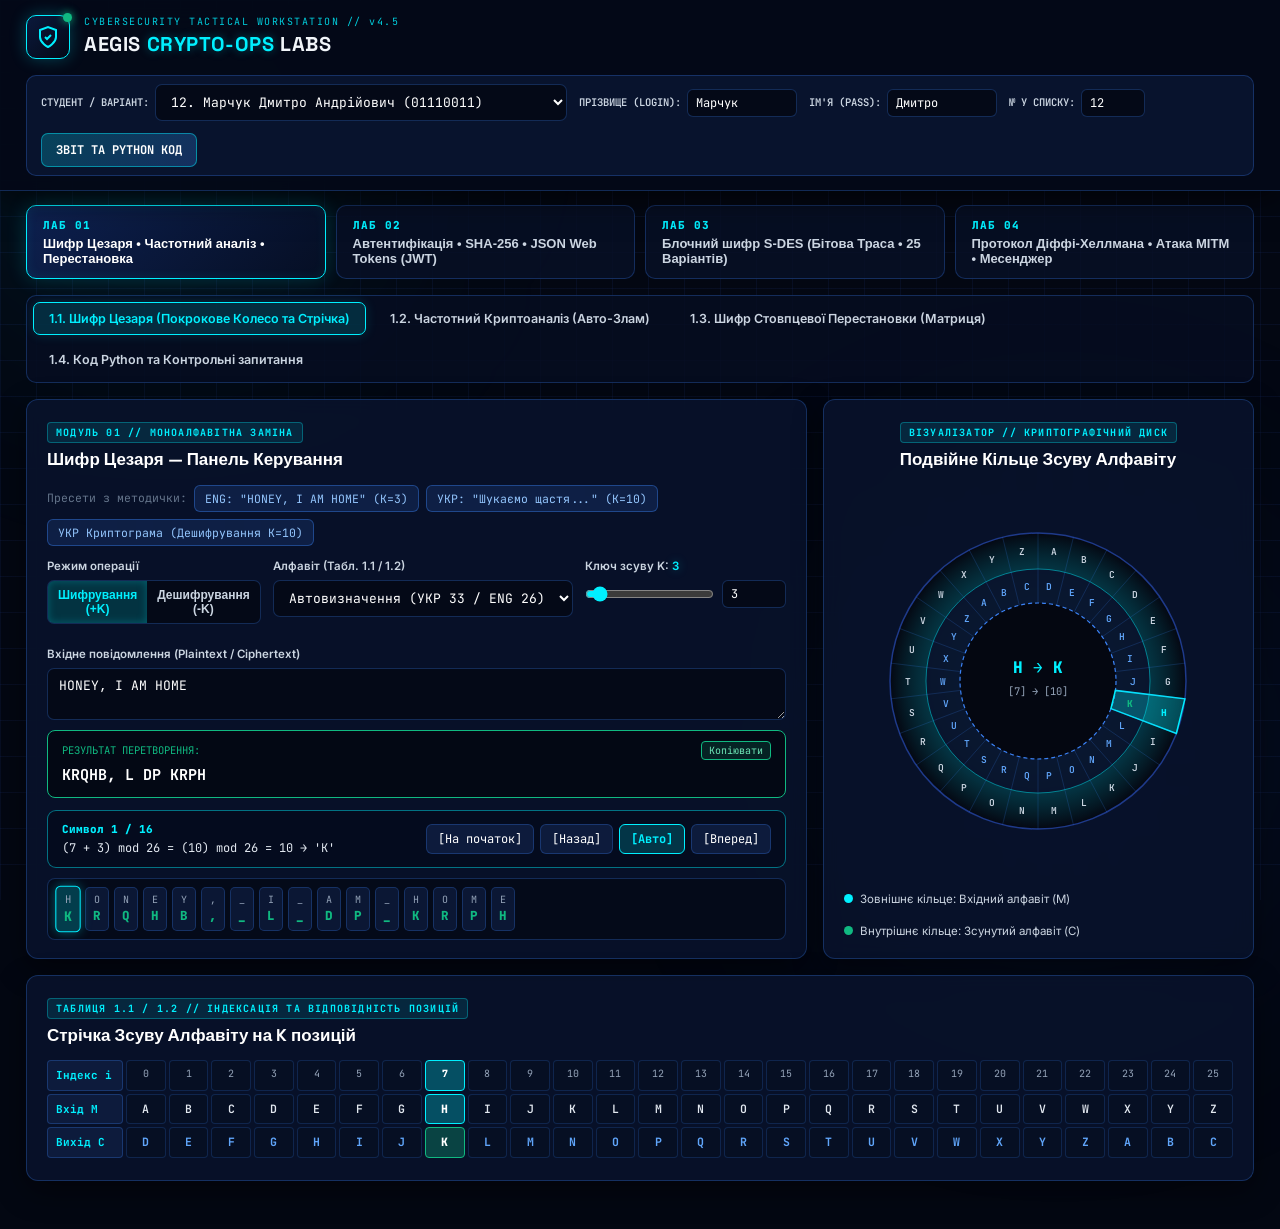
<file: index.html>
<!DOCTYPE html>
<html lang="uk">
<head>
  <meta charset="UTF-8" />
  <meta name="viewport" content="width=device-width, initial-scale=1.0" />
  <title>AEGIS // CRYPTO-OPS — Інтерактивний Кіберполігон Криптографічних Лабораторних</title>
  <link rel="preconnect" href="https://fonts.googleapis.com">
  <link rel="preconnect" href="https://fonts.gstatic.com" crossorigin>
  <link href="https://fonts.googleapis.com/css2?family=Inter:wght@400;500;600;700;800&family=JetBrains+Mono:wght@400;500;600;700;800&family=Space+Grotesk:wght@600;700&display=swap" rel="stylesheet">
  <link rel="stylesheet" href="css/styles.css" />
</head>
<body>
  <!-- Background Cyber Grid & Ambient Glows -->
  <div class="cyber-bg-grid"></div>
  <div class="ambient-glow glow-1"></div>
  <div class="ambient-glow glow-2"></div>

  <!-- TOP TACTICAL HUD HEADER -->
  <header class="tactical-header">
    <div class="brand-block">
      <div class="brand-emblem">
        <span class="emblem-pulse"></span>
        <svg viewBox="0 0 24 24" width="24" height="24" fill="none" stroke="currentColor" stroke-width="2">
          <path d="M12 22s8-4 8-10V5l-8-3-8 3v7c0 6 8 10 8 10z"/>
          <path d="M9 12l2 2 4-4"/>
        </svg>
      </div>
      <div>
        <div class="brand-tag">CYBERSECURITY TACTICAL WORKSTATION // v4.5</div>
        <h1 class="brand-title">AEGIS <span class="cyan-text">CRYPTO-OPS</span> LABS</h1>
      </div>
    </div>

    <!-- Global Student / Operative Profile Configurator -->
    <div class="operative-bar">
      <div class="op-field">
        <label for="globalVariantSelect">СТУДЕНТ / ВАРІАНТ:</label>
        <select id="globalVariantSelect" class="cyber-select"></select>
      </div>
      <div class="op-field">
        <label for="globalLastName">ПРІЗВИЩЕ (LOGIN):</label>
        <input type="text" id="globalLastName" class="cyber-input-sm" value="Марчук" />
      </div>
      <div class="op-field">
        <label for="globalFirstName">ІМ'Я (PASS):</label>
        <input type="text" id="globalFirstName" class="cyber-input-sm" value="Дмитро" />
      </div>
      <div class="op-field">
        <label for="globalGroupId">№ У СПИСКУ:</label>
        <input type="number" id="globalGroupId" class="cyber-input-sm num-sm" value="12" min="1" max="25" />
      </div>
      <button id="openReportModalBtn" class="cyber-btn btn-accent">
        <span>ЗВІТ ТА PYTHON КОД</span>
      </button>
    </div>
  </header>

  <!-- MAIN NAVIGATION TABS (LABS 1, 2, 3, 4) -->
  <nav class="lab-nav-bar">
    <button class="lab-tab active" data-lab="lab1">
      <span class="lab-num">ЛАБ 01</span>
      <span class="lab-name">Шифр Цезаря • Частотний аналіз • Перестановка</span>
    </button>
    <button class="lab-tab" data-lab="lab2">
      <span class="lab-num">ЛАБ 02</span>
      <span class="lab-name">Автентифікація • SHA-256 • JSON Web Tokens (JWT)</span>
    </button>
    <button class="lab-tab" data-lab="lab3">
      <span class="lab-num">ЛАБ 03</span>
      <span class="lab-name">Блочний шифр S-DES (Бітова Траса • 25 Варіантів)</span>
    </button>
    <button class="lab-tab" data-lab="lab4">
      <span class="lab-num">ЛАБ 04</span>
      <span class="lab-name">Протокол Діффі-Хеллмана • Атака MITM • Месенджер</span>
    </button>
  </nav>

  <!-- WORKSPACE CONTAINER -->
  <main class="workspace-container">

    <!-- =================================================================== -->
    <!-- LAB 1: CAESAR CIPHER, FREQUENCY ANALYSIS & TRANSPOSITION CIPHER     -->
    <!-- =================================================================== -->
    <section id="lab1" class="lab-section active">
      <div class="section-subnav">
        <button class="sub-pill active" data-subtab="lab1-caesar">1.1. Шифр Цезаря (Покрокове Колесо та Стрічка)</button>
        <button class="sub-pill" data-subtab="lab1-freq">1.2. Частотний Криптоаналіз (Авто-Злам)</button>
        <button class="sub-pill" data-subtab="lab1-trans">1.3. Шифр Стовпцевої Перестановки (Матриця)</button>
        <button class="sub-pill" data-subtab="lab1-qa">1.4. Код Python та Контрольні запитання</button>
      </div>

      <!-- SUBTAB 1.1: CAESAR CIPHER -->
      <div id="lab1-caesar" class="subtab-panel active">
        <div class="panel-grid-2">
          <div class="cyber-card">
            <div class="card-header">
              <span class="card-badge">МОДУЛЬ 01 // МОНОАЛФАВІТНА ЗАМІНА</span>
              <h2>Шифр Цезаря — Панель Керування</h2>
            </div>

            <div class="preset-bar">
              <span class="preset-label">Пресети з методички:</span>
              <button class="preset-chip" id="presetCaesarEn">ENG: "HONEY, I AM HOME" (K=3)</button>
              <button class="preset-chip" id="presetCaesarUaEnc">УКР: "Шукаємо щастя..." (K=10)</button>
              <button class="preset-chip" id="presetCaesarUaDec">УКР Криптограма (Дешифрування K=10)</button>
            </div>

            <div class="form-row-3">
              <div class="form-group">
                <label>Режим операції</label>
                <div class="toggle-group" id="caesarModeToggle">
                  <button class="toggle-btn active" data-mode="encrypt">Шифрування (+K)</button>
                  <button class="toggle-btn" data-mode="decrypt">Дешифрування (-K)</button>
                </div>
              </div>
              <div class="form-group">
                <label>Алфавіт (Табл. 1.1 / 1.2)</label>
                <select id="caesarLangSelect" class="cyber-select">
                  <option value="auto">Автовизначення (УКР 33 / ENG 26)</option>
                  <option value="ua">Український (33 літери, 0..32)</option>
                  <option value="en">Англійський (26 літер, 0..25)</option>
                </select>
              </div>
              <div class="form-group">
                <label>Ключ зсуву K: <span id="caesarKeyBadge" class="cyan-text">3</span></label>
                <div class="range-with-num">
                  <input type="range" id="caesarKeyRange" min="1" max="32" value="3" />
                  <input type="number" id="caesarKeyInput" class="cyber-input-sm num-sm" value="3" min="0" max="32" />
                </div>
              </div>
            </div>

            <div class="form-group">
              <label>Вхідне повідомлення (Plaintext / Ciphertext)</label>
              <textarea id="caesarInputText" class="cyber-textarea" rows="2">HONEY, I AM HOME</textarea>
            </div>

            <div class="result-box">
              <div class="result-header">
                <span>РЕЗУЛЬТАТ ПЕРЕТВОРЕННЯ:</span>
                <button class="copy-mini-btn" data-copy-target="caesarOutputText">Копіювати</button>
              </div>
              <div id="caesarOutputText" class="result-mono">KRQHB, L DP KRPH</div>
            </div>

            <!-- Step-by-Step Debugger Controls -->
            <div class="step-player-bar">
              <div class="player-info">
                <span class="step-counter" id="caesarStepCounter">Крок 1 / 16</span>
                <span class="step-formula" id="caesarStepFormula">Натисніть «Крок вперед» або «Авто» для трасування</span>
              </div>
              <div class="player-controls">
                <button class="player-btn" id="caesarFirstBtn" title="На початок">[На початок]</button>
                <button class="player-btn" id="caesarPrevBtn" title="Попередній символ">[Назад]</button>
                <button class="player-btn play-main" id="caesarPlayBtn" title="Авто-відтворення">[Авто]</button>
                <button class="player-btn" id="caesarNextBtn" title="Наступний символ">[Вперед]</button>
              </div>
            </div>

            <div class="char-stream-box" id="caesarCharStream"></div>
          </div>

          <!-- Caesar Wheel SVG Visualization -->
          <div class="cyber-card center-vis-card">
            <div class="card-header">
              <span class="card-badge">ВІЗУАЛІЗАТОР // КРИПТОГРАФІЧНИЙ ДИСК</span>
              <h2>Подвійне Кільце Зсуву Алфавіту</h2>
            </div>
            <div id="caesarWheelContainer" class="wheel-holder"></div>
            <div class="wheel-legend">
              <span><i class="dot-cyan"></i> Зовнішнє кільце: Вхідний алфавіт (M)</span>
              <span><i class="dot-green"></i> Внутрішнє кільце: Зсунутий алфавіт (C)</span>
            </div>
          </div>
        </div>

        <div class="cyber-card mt-16">
          <div class="card-header">
            <span class="card-badge">ТАБЛИЦЯ 1.1 / 1.2 // ІНДЕКСАЦІЯ ТА ВІДПОВІДНІСТЬ ПОЗИЦІЙ</span>
            <h2>Стрічка Зсуву Алфавіту на K позицій</h2>
          </div>
          <div id="caesarRibbonContainer" class="ribbon-scroll"></div>
        </div>
      </div>

      <!-- SUBTAB 1.2: FREQUENCY CRYPTANALYSIS -->
      <div id="lab1-freq" class="subtab-panel">
        <div class="cyber-card">
          <div class="card-header-flex">
            <div>
              <span class="card-badge">МОДУЛЬ 02 // СТАТИСТИЧНИЙ КРИПТОАНАЛІЗ (ТАБЛ. 1.3 ТА 1.4)</span>
              <h2>Спектрометр Частотного Аналізу та Автоматичний Злам Ключа</h2>
            </div>
            <div class="preset-bar">
              <button class="preset-chip" id="presetFreqManual">Завантажити шифротекст з методички («ДАФИНЦШЕИЮЯ...»)</button>
              <button class="preset-chip" id="presetFreqEnSample">Англійський шифротекст (K=7)</button>
            </div>
          </div>

          <div class="form-group mt-10">
            <label>Зашифрований текст для аналізу (Вставте будь-яку криптограму):</label>
            <textarea id="freqInputText" class="cyber-textarea" rows="3">ДАФИНЦШЕИЮЯЗЩШФЬИТЧИВЮЯШХСЯЯЗВИЇШЧШЮФЬСПЄСПИЇОЛРПЧИЦРЗФЬРІИЇЇШЛСЯИФСЦРЇЧЄШЦАСЇШЧШІСХЗЧИЮДАФИНЧИЮЮИЦРВЧМЦИУШЙШЧСЛМЇСЛЯШЙШЕШЇШЧШЮФЬСПЄ</textarea>
          </div>

          <div class="deduction-banner" id="freqDeductionBanner"></div>
          <div id="freqChartContainer" class="freq-chart-box"></div>

          <div class="mt-16">
            <h3 class="sub-heading">Таблиця 1.4 — Підрахунок кількості появи кожної літери у шифротексті:</h3>
            <div id="freqTable14Container" class="ribbon-scroll"></div>
          </div>

          <div class="panel-grid-2 mt-16">
            <div class="cyber-card inner-subcard">
              <h3 class="sub-heading">Рейтинг імовірних ключів K (Статистична кореляція):</h3>
              <div id="freqCandidatesList" class="candidates-list"></div>
            </div>
            <div class="cyber-card inner-subcard">
              <h3 class="sub-heading">Відновлений відкритий текст:</h3>
              <div id="freqDecryptedOutput" class="result-mono large-result"></div>
            </div>
          </div>
        </div>
      </div>

      <!-- SUBTAB 1.3: COLUMNAR TRANSPOSITION CIPHER -->
      <div id="lab1-trans" class="subtab-panel">
        <div class="panel-grid-2">
          <div class="cyber-card">
            <div class="card-header">
              <span class="card-badge">МОДУЛЬ 03 // МАТРИЧНА СТОВПЦЕВА ПЕРЕСТАНОВКА</span>
              <h2>Шифр Перестановки за Ключовим Словом</h2>
            </div>

            <div class="preset-bar">
              <button class="preset-chip" id="presetTransManual">Приклад з методички: «Прикладна математика» (Ключ: «Шифр»)</button>
              <button class="preset-chip" id="presetTransDecrypt">Дешифрувати «ра еикнаааидммкплатт» (Ключ: «Шифр»)</button>
            </div>

            <div class="form-row-2">
              <div class="form-group">
                <label>Режим</label>
                <div class="toggle-group" id="transModeToggle">
                  <button class="toggle-btn active" data-mode="encrypt">Шифрування (Рядки -> Стовпці)</button>
                  <button class="toggle-btn" data-mode="decrypt">Дешифрування (Стовпці -> Рядки)</button>
                </div>
              </div>
              <div class="form-group">
                <label>Ключове слово (визначає порядок стовпців):</label>
                <input type="text" id="transKeyInput" class="cyber-input" value="Шифр" />
              </div>
            </div>

            <div class="form-group">
              <label>Вхідний текст:</label>
              <input type="text" id="transInputText" class="cyber-input" value="Прикладна математика" />
            </div>

            <div class="result-box">
              <div class="result-header">
                <span>ВИХІДНА КРИПТОГРАМА / РОЗШИФРОВАНИЙ ТЕКСТ:</span>
                <span class="muted-hint">(символ _ позначає пробіл)</span>
              </div>
              <div id="transOutputText" class="result-mono"></div>
            </div>

            <div class="step-player-bar">
              <div class="player-info">
                <span class="step-counter" id="transStepCounter">Усі стовпці</span>
                <span class="step-formula" id="transStepDesc">Натискайте кроки для підсвічування стовпців у порядку номерів літер ключа</span>
              </div>
              <div class="player-controls">
                <button class="player-btn" id="transPrevBtn">[Назад]</button>
                <button class="player-btn play-main" id="transPlayBtn">[Покроково]</button>
                <button class="player-btn" id="transNextBtn">[Вперед]</button>
                <button class="player-btn" id="transAllBtn">[Усі]</button>
              </div>
            </div>

            <div id="transStepsList" class="trace-log-list"></div>
          </div>

          <div class="cyber-card">
            <div class="card-header">
              <span class="card-badge">ВІЗУАЛІЗАЦІЯ МАТРИЦІ // ПОРЯДОК СТОВПЦІВ ЗА АЛФАВІТОМ</span>
              <h2>Таблиця Перестановки</h2>
            </div>
            <div id="transMatrixContainer" class="matrix-holder"></div>
          </div>
        </div>
      </div>

      <!-- SUBTAB 1.4: PYTHON CODE & CONTROL QUESTIONS -->
      <div id="lab1-qa" class="subtab-panel">
        <div class="panel-grid-2">
          <div class="cyber-card">
            <div class="card-header-flex">
              <h2>Готовий Python-код (Лабораторна №1)</h2>
              <button class="cyber-btn btn-sm" data-copy-code="lab1">Копіювати код</button>
            </div>
            <pre class="code-block" id="codeBlockLab1"></pre>
          </div>
          <div class="cyber-card">
            <h2>Відповіді на контрольні запитання (Лабораторна №1)</h2>
            <div id="qaListLab1" class="qa-accordion"></div>
          </div>
        </div>
      </div>
    </section>

    <!-- =================================================================== -->
    <!-- LAB 2: AUTHENTICATION, SHA-256 & JSON WEB TOKENS (JWT)              -->
    <!-- =================================================================== -->
    <section id="lab2" class="lab-section">
      <div class="section-subnav">
        <button class="sub-pill active" data-subtab="lab2-sim">2.1. База Користувачів (SHA-256) та Симулятор /login + JWT</button>
        <button class="sub-pill" data-subtab="lab2-jwt-lab">2.2. Візуальний Деконструктор JWT (jwt.io) та Лабораторія Підробки</button>
        <button class="sub-pill" data-subtab="lab2-oauth">2.3. Схема OAuth 2.0 (Authorization Code Flow)</button>
        <button class="sub-pill" data-subtab="lab2-qa">2.4. Код Flask-Сервера (Python) та Контрольні запитання</button>
      </div>

      <!-- SUBTAB 2.1: DB + LOGIN + CYBER-POSTMAN -->
      <div id="lab2-sim" class="subtab-panel active">
        <div class="panel-grid-2">
          <div class="cyber-card">
            <div class="card-header-flex">
              <div>
                <span class="card-badge">ЗАВДАННЯ 3 (в, г, г', д) // БАЗА КОРИСТУВАЧІВ ГРУПИ</span>
                <h2>Таблиця користувачів групи (SHA-256 без солі)</h2>
              </div>
              <div class="toggle-group" id="lab2DbFilterToggle">
                <button class="toggle-btn active" data-filter="triad">Трійка за завданням (3 особи)</button>
                <button class="toggle-btn" data-filter="all">Увесь список групи (25 осіб)</button>
              </div>
            </div>
            <p class="card-desc">
              Згідно з методичкою: за замовчуванням обрано студента <b>№12 (Марчук Дмитро Андрійович)</b>, сусіда вище (№11 Максим Марія Романівна) та сусіда нижче (№13 Новак Давід).
              <b>Логін</b> — прізвище, <b>Пароль</b> — ім'я (у БД зберігається як <code>SHA-256</code> хеш), <b>ID</b> — номер у списку групи.
            </p>

            <div class="db-table-wrapper" style="max-height:340px;overflow-y:auto;">
              <table class="cyber-table" id="lab2UsersTable">
                <thead>
                  <tr>
                    <th>ID (№)</th>
                    <th>ПІБ студента</th>
                    <th>Логін (Прізвище)</th>
                    <th>Відкритий пароль (Ім'я)</th>
                    <th>SHA-256 Хеш у БД (64 hex символи)</th>
                    <th>Дія</th>
                  </tr>
                </thead>
                <tbody id="lab2UsersTbody"></tbody>
              </table>
            </div>

            <div class="secret-config-banner mt-16">
              <div>
                <span class="badge-amber">СЕКРЕТНИЙ КЛЮЧ JWT (Secret):</span>
                <code id="lab2SecretDisplay" class="secret-code">DmytroMarchuk</code>
                <span class="muted-hint">(Формат FirstnameLastname незалежно від того, хто входить)</span>
              </div>
              <div>
                <span class="badge-cyan">ЧАС ДІЇ ТОКЕНА (TTL):</span>
                <code id="lab2TtlDisplay" class="secret-code">12</code>
                <select id="lab2TtlUnit" class="cyber-select-inline">
                  <option value="min">хвилин (№ у списку × 60с)</option>
                  <option value="sec">секунд (рівно № у списку с)</option>
                </select>
              </div>
            </div>
          </div>

          <div class="cyber-card">
            <div class="card-header">
              <span class="card-badge">CYBER-POSTMAN // ТЕСТУВАННЯ МАРШРУТІВ СЕРВЕРА</span>
              <h2>Інтерактивний Клієнт Авторизації</h2>
            </div>

            <div class="postman-box">
              <div class="postman-url-bar">
                <span class="http-method post">POST</span>
                <span class="http-url">http://localhost:5000/login</span>
                <button class="cyber-btn btn-sm btn-accent" id="btnSendLogin">Send Request</button>
              </div>
              <div class="form-row-2 mt-10">
                <div class="form-group">
                  <label>Body JSON -> <code>"login"</code> (Прізвище):</label>
                  <input type="text" id="postmanLoginInput" class="cyber-input" value="Марчук" />
                </div>
                <div class="form-group">
                  <label>Body JSON -> <code>"password"</code> (Ім'я):</label>
                  <input type="text" id="postmanPassInput" class="cyber-input" value="Дмитро" />
                </div>
              </div>

              <div id="loginHashPipeline" class="hash-pipeline-box"></div>
            </div>

            <div class="postman-box mt-16">
              <div class="postman-url-bar">
                <span class="http-method get">GET</span>
                <span class="http-url">http://localhost:5000/protected</span>
                <button class="cyber-btn btn-sm btn-emerald" id="btnSendProtected">Запит із Bearer Token</button>
              </div>
              <div class="form-group mt-10">
                <label>Заголовок <code>Authorization: Bearer &lt;token&gt;</code> (можна змінити символ для перевірки захисту):</label>
                <textarea id="postmanBearerToken" class="cyber-textarea mono-sm" rows="2"></textarea>
              </div>
              <div id="protectedResponseBox" class="server-response-box"></div>
            </div>
          </div>
        </div>
      </div>

      <!-- SUBTAB 2.2: JWT VISUAL INSPECTOR -->
      <div id="lab2-jwt-lab" class="subtab-panel">
        <div class="cyber-card">
          <div class="card-header-flex">
            <div>
              <span class="card-badge">ДЕКОНСТРУКТОР ТОКЕНА // АНАЛОГ JWT.IO</span>
              <h2>Покрокове Формування та Перевірка Підпису JWT (HS256)</h2>
            </div>
            <div class="preset-bar">
              <button class="preset-chip" id="btnTamperJwt">[АТАКА] Симулювати підміну ID у Payload без знання Secret</button>
              <button class="preset-chip" id="btnRestoreJwt">[ВІДНОВИТИ] Повернути валідний підпис</button>
            </div>
          </div>

          <div class="jwt-encoded-showcase" id="jwtColoredString"></div>

          <div class="jwt-three-cols mt-16">
            <div class="jwt-part-card part-header">
              <div class="part-badge">1. ЗАГОЛОВОК (HEADER) — ЧЕРВОНА ЧАСТИНА</div>
              <p class="part-desc">Визначає тип токена та алгоритм хешування підпису:</p>
              <pre id="jwtHeaderJsonPre" class="part-json"></pre>
              <div class="b64-arrow">Base64Url Encode</div>
              <code id="jwtHeaderB64Code" class="part-b64"></code>
            </div>

            <div class="jwt-part-card part-payload">
              <div class="part-badge">2. КОРИСНЕ НАВАНТАЖЕННЯ (PAYLOAD) — ФІОЛЕТОВА ЧАСТИНА</div>
              <p class="part-desc">Містить <code>login</code>, <code>id</code> користувача та час дії <code>exp</code>:</p>
              <pre id="jwtPayloadJsonPre" class="part-json"></pre>
              <div class="b64-arrow">Base64Url Encode</div>
              <code id="jwtPayloadB64Code" class="part-b64"></code>
            </div>

            <div class="jwt-part-card part-signature">
              <div class="part-badge">3. ПІДПИС (SIGNATURE) — БЛАКИТНА ЧАСТИНА</div>
              <p class="part-desc">Обчислюється за допомогою секретного ключа сервера:</p>
              <pre id="jwtSigFormulaPre" class="part-json"></pre>
              <div class="b64-arrow">Base64Url Encode</div>
              <code id="jwtSigB64Code" class="part-b64"></code>
            </div>
          </div>

          <div id="jwtVerificationBanner" class="deduction-banner mt-16"></div>
        </div>
      </div>

      <!-- SUBTAB 2.3: OAUTH 2.0 AUTHORIZATION CODE FLOW -->
      <div id="lab2-oauth" class="subtab-panel">
        <div class="cyber-card">
          <div class="card-header-flex">
            <div>
              <span class="card-badge">ТЕОРЕТИЧНА МОДЕЛЬ // СТОРОННІ СЕРВІСИ (FACEBOOK / GOOGLE / OAUTH 2.0)</span>
              <h2>Інтерактивна діаграма Authorization Code Flow</h2>
            </div>
            <div class="player-controls">
              <button class="player-btn" id="oauthPrevBtn">[Крок назад]</button>
              <button class="player-btn play-main" id="oauthNextBtn">[Крок вперед]</button>
            </div>
          </div>
          <div id="oauthFlowContainer" class="oauth-flow-box mt-16"></div>
        </div>
      </div>

      <!-- SUBTAB 2.4: PYTHON CODE & CONTROL QUESTIONS -->
      <div id="lab2-qa" class="subtab-panel">
        <div class="panel-grid-2">
          <div class="cyber-card">
            <div class="card-header-flex">
              <h2>Готовий Flask + PyJWT Сервер (Лабораторна №2)</h2>
              <button class="cyber-btn btn-sm" data-copy-code="lab2">Копіювати код</button>
            </div>
            <pre class="code-block" id="codeBlockLab2"></pre>
          </div>
          <div class="cyber-card">
            <h2>Відповіді на контрольні запитання (Лабораторна №2)</h2>
            <div id="qaListLab2" class="qa-accordion"></div>
          </div>
        </div>
      </div>
    </section>

    <!-- =================================================================== -->
    <!-- LAB 3 (FORMER LAB 5): S-DES BLOCK CIPHER (BIT-LEVEL DEBUGGER)       -->
    <!-- =================================================================== -->
    <section id="lab3" class="lab-section">
      <div class="section-subnav">
        <button class="sub-pill active" data-subtab="lab3-debugger">3.1. Покроковий Бітовий Візуалізатор S-DES (Варіанти 1–25)</button>
        <button class="sub-pill" data-subtab="lab3-all-variants">3.2. Зведена Таблиця Розв'язків Усіх 25 Варіантів</button>
        <button class="sub-pill" data-subtab="lab3-qa">3.3. Код Python та Контрольні запитання</button>
      </div>

      <!-- SUBTAB 3.1: S-DES INTERACTIVE BIT DEBUGGER -->
      <div id="lab3-debugger" class="subtab-panel active">
        <div class="cyber-card">
          <div class="card-header-flex">
            <div>
              <span class="card-badge">ЛАБОРАТОРНА РОБОТА 03 // СИСТЕМА БЛОЧНОГО ШИФРУВАННЯ S-DES</span>
              <h2>Інтерактивний Трасувальник Алгоритму S-DES</h2>
            </div>
            <div class="preset-bar">
              <button class="preset-chip" id="presetSdesTaskKey">Ключ завдання: 0011011101 (Розшифрування варіанта)</button>
              <button class="preset-chip" id="presetSdesTheoryKey">Ключ прикладу з теорії: 1010000010 (K1=10100100, K2=01000011)</button>
            </div>
          </div>

          <div class="form-row-4 mt-10">
            <div class="form-group">
              <label>Вибір варіанта (Стор. 6 методички):</label>
              <select id="sdesVariantSelect" class="cyber-select"></select>
            </div>
            <div class="form-group">
              <label>Вхідний 8-бітний блок (Криптограма / Текст):</label>
              <input type="text" id="sdesBlockInput" class="cyber-input mono-input" value="01110011" maxlength="8" />
            </div>
            <div class="form-group">
              <label>10-бітний ключ (Key):</label>
              <input type="text" id="sdesKeyInput" class="cyber-input mono-input" value="0011011101" maxlength="10" />
            </div>
            <div class="form-group">
              <label>Режим та матриця S1:</label>
              <div class="sdes-mini-toggles">
                <select id="sdesModeSelect" class="cyber-select">
                  <option value="decrypt">Розшифрування (K2 -> K1)</option>
                  <option value="encrypt">Шифрування (K1 -> K2)</option>
                </select>
                <select id="sdesS1Select" class="cyber-select">
                  <option value="manual">S1 за методичкою [1,1,2,3]</option>
                  <option value="classic">S1 класична [0,1,2,3]</option>
                </select>
              </div>
            </div>
          </div>

          <div class="sdes-pipeline-ribbon" id="sdesPipelineRibbon"></div>

          <div class="step-player-bar mt-16">
            <div class="player-info">
              <span class="step-counter" id="sdesStepCounter">Етап 1 / 9</span>
              <span class="step-formula" id="sdesStepFormula"></span>
            </div>
            <div class="player-controls">
              <button class="player-btn" id="sdesFirstBtn">[На початок]</button>
              <button class="player-btn" id="sdesPrevBtn">[Назад]</button>
              <button class="player-btn play-main" id="sdesPlayBtn">[Авто-Трасування]</button>
              <button class="player-btn" id="sdesNextBtn">[Вперед]</button>
            </div>
          </div>

          <div class="panel-grid-2 mt-16">
            <div class="cyber-card inner-subcard">
              <h3 class="sub-heading" id="sdesWireTitle">Схема Комутації та Перестановки Бітів</h3>
              <div id="sdesWireContainer" class="wire-holder"></div>
              <div id="sdesKeyGenDetailBox" class="keygen-detail-box mt-10"></div>
            </div>

            <div class="cyber-card inner-subcard">
              <h3 class="sub-heading">Робота Модулів Заміни S0 та S1 (Активний Раунд)</h3>
              <div class="round-selector-pills">
                <button class="sub-pill active" id="btnShowRound1Sbox">Раунд 1 (f_K)</button>
                <button class="sub-pill" id="btnShowRound2Sbox">Раунд 2 (f_K)</button>
              </div>
              <div id="sdesSboxContainer" class="mt-10"></div>
            </div>
          </div>

          <div class="cyber-card inner-subcard mt-16">
            <h3 class="sub-heading">Повний покроковий протокол обчислень (для ручної перевірки та звіту):</h3>
            <div id="sdesFullProtocolContainer" class="protocol-grid"></div>
          </div>
        </div>
      </div>

      <!-- SUBTAB 3.2: ALL 25 VARIANTS TABLE -->
      <div id="lab3-all-variants" class="subtab-panel">
        <div class="cyber-card">
          <div class="card-header-flex">
            <div>
              <span class="card-badge">ДОВІДНИК УСІХ ВАРІАНТІВ // КЛЮЧ 0011011101</span>
              <h2>Таблиця проміжних та фінальних результатів для всіх 25 варіантів (Лабораторна №3)</h2>
            </div>
            <span class="muted-hint">Клікніть на будь-який рядок, щоб завантажити цей варіант у покроковий візуалізатор</span>
          </div>
          <div class="db-table-wrapper mt-10">
            <table class="cyber-table" id="sdesAllVariantsTable">
              <thead>
                <tr>
                  <th>Варіант</th>
                  <th>ПІБ студента</th>
                  <th>Вхідна криптограма</th>
                  <th>1. Вихід IP</th>
                  <th>2. Вихід f_K (K2)</th>
                  <th>3. Вихід SW</th>
                  <th>4. Вихід f_K (K1)</th>
                  <th>5. Вихід IP-1 (Біти)</th>
                  <th>Десяткове число</th>
                  <th>Дія</th>
                </tr>
              </thead>
              <tbody id="sdesAllVariantsTbody"></tbody>
            </table>
          </div>
        </div>
      </div>

      <!-- SUBTAB 3.3: PYTHON CODE & CONTROL QUESTIONS -->
      <div id="lab3-qa" class="subtab-panel">
        <div class="panel-grid-2">
          <div class="cyber-card">
            <div class="card-header-flex">
              <h2>Готовий Python-код (Лабораторна №3: S-DES)</h2>
              <button class="cyber-btn btn-sm" data-copy-code="lab3">Копіювати код</button>
            </div>
            <pre class="code-block" id="codeBlockLab3"></pre>
          </div>
          <div class="cyber-card">
            <h2>Відповіді на контрольні запитання (Лабораторна №3)</h2>
            <div id="qaListLab3" class="qa-accordion"></div>
          </div>
        </div>
      </div>
    </section>

    <!-- =================================================================== -->
    <!-- LAB 4: DIFFIE-HELLMAN PROTOCOL, MITM ATTACK & MULTI-TAB MESSENGER   -->
    <!-- =================================================================== -->
    <section id="lab4" class="lab-section">
      <div class="section-subnav">
        <button class="sub-pill active" data-subtab="lab4-sim">4.1. Симулятор Протоколу Діффі-Хеллмана та Атаки MITM</button>
        <button class="sub-pill" data-subtab="lab4-math">4.2. Покрокове Піднесення до Степеня за Модулем (g^a mod p)</button>
        <button class="sub-pill" data-subtab="lab4-qa">4.3. Код Python та Контрольні запитання</button>
      </div>

      <!-- MULTI-TAB MESSENGER LAUNCHER BANNER -->
      <div class="cyber-card mb-16" style="border-color:var(--cyan);">
        <div class="card-header-flex" style="margin-bottom:0;">
          <div>
            <span class="card-badge">БАГАТОВІКОННИЙ МЕРЕЖЕВИЙ СИМУЛЯТОР В РЕАЛЬНОМУ ЧАСІ</span>
            <h2>Месенджери Аліси, Боба та Консоль Перехоплювача (MITM) для різних вкладок браузера</h2>
            <p class="card-desc" style="margin-bottom:0;margin-top:4px;">
              Відкрийте термінали в окремих вкладках або вікнах браузера. Коли Аліса або Боб надсилають зашифроване повідомлення, воно перехоплюється у вкладці Перехоплювача, де ви можете прочитати його, змінити текст і переслати далі під виглядом оригіналу.
            </p>
          </div>
          <div class="player-controls">
            <a href="messenger.html?role=alice" target="_blank" class="cyber-btn btn-accent">[Відкрити Месенджер Аліси]</a>
            <a href="messenger.html?role=attacker" target="_blank" class="cyber-btn btn-danger">[Відкрити Консоль Перехоплювача MITM]</a>
            <a href="messenger.html?role=bob" target="_blank" class="cyber-btn btn-emerald">[Відкрити Месенджер Боба]</a>
            <button id="btnOpenAllThreeTabs" class="cyber-btn">[Відкрити всі 3 вкладки]</button>
          </div>
        </div>
      </div>

      <!-- SUBTAB 4.1: DH & MITM INTERACTIVE TOPOLOGY -->
      <div id="lab4-sim" class="subtab-panel active">
        <div class="cyber-card">
          <div class="card-header-flex">
            <div>
              <span class="card-badge">МЕРЕЖЕВИЙ КРИПТОПРОТОКОЛ // ОБМІН ВІДКРИТИМИ КЛЮЧАМИ</span>
              <h2>Візуалізація Протоколу Діффі-Хеллмана та Атаки «Людина посередині» (MITM)</h2>
            </div>
            <div class="toggle-group" id="dhModeToggle">
              <button class="toggle-btn active" data-mode="standard">Стандартний DH (2 учасники: Аліса <-> Боб)</button>
              <button class="toggle-btn btn-danger-mode" data-mode="mitm">Атака MITM (Перехоплення: Аліса <-> Зловмисник <-> Боб)</button>
            </div>
          </div>

          <div class="preset-bar mt-10">
            <span class="preset-label">Пресети параметрів:</span>
            <button class="preset-chip" id="presetDhManual">Приклад з методички (p=331, g=204, a=46, b=56 -> A=130, B=296, K=58)</button>
            <button class="preset-chip" id="presetDhClassic">Класичний приклад (p=23, g=5, a=6, b=15)</button>
            <button class="preset-chip" id="presetDhLarge">Велике просте (p=7919, g=7, a=123, b=456)</button>
          </div>

          <div class="form-row-6 mt-10">
            <div class="form-group">
              <label>Просте число <code>p</code>:</label>
              <input type="number" id="dhInputP" class="cyber-input" value="331" min="5" />
            </div>
            <div class="form-group">
              <label>Генератор <code>g</code>:</label>
              <input type="number" id="dhInputG" class="cyber-input" value="204" min="2" />
            </div>
            <div class="form-group">
              <label>Секрет Аліси <code>a</code>:</label>
              <input type="number" id="dhInputA" class="cyber-input" value="46" min="1" />
            </div>
            <div class="form-group">
              <label>Секрет Боба <code>b</code>:</label>
              <input type="number" id="dhInputB" class="cyber-input" value="56" min="1" />
            </div>
            <div class="form-group mitm-only-field" id="dhFieldC1">
              <label>Секрет Атакера <code>c1</code>:</label>
              <input type="number" id="dhInputC1" class="cyber-input" value="33" min="1" />
            </div>
            <div class="form-group mitm-only-field" id="dhFieldC2">
              <label>Секрет Атакера <code>c2</code>:</label>
              <input type="number" id="dhInputC2" class="cyber-input" value="71" min="1" />
            </div>
          </div>

          <div id="dhTopologyContainer" class="topology-canvas-box"></div>

          <div class="step-player-bar">
            <div class="player-info">
              <span class="step-counter" id="dhStepCounter">Крок 5 / 5</span>
              <span class="step-formula" id="dhStepFormula"></span>
            </div>
            <div class="player-controls">
              <button class="player-btn" id="dhFirstBtn">[На початок]</button>
              <button class="player-btn" id="dhPrevBtn">[Назад]</button>
              <button class="player-btn play-main" id="dhPlayBtn">[Покрокова Демонстрація]</button>
              <button class="player-btn" id="dhNextBtn">[Вперед]</button>
            </div>
          </div>

          <div id="dhStepsTimeline" class="dh-timeline-grid mt-16"></div>
        </div>
      </div>

      <!-- SUBTAB 4.2: MODULAR EXPONENTIATION TRACE -->
      <div id="lab4-math" class="subtab-panel">
        <div class="cyber-card">
          <div class="card-header">
            <span class="card-badge">МАТЕМАТИЧНЕ ЯДРО // ШВИДКЕ ПІДНЕСЕННЯ ДО СТЕПЕНЯ ЗА МОДУЛЕМ</span>
            <h2>Детальний розрахунок A = g^a mod p, B = g^b mod p та K = B^a mod p</h2>
          </div>
          <div id="dhMathTraceContainer" class="panel-grid-2 mt-10"></div>
        </div>
      </div>

      <!-- SUBTAB 4.3: PYTHON CODE & CONTROL QUESTIONS -->
      <div id="lab4-qa" class="subtab-panel">
        <div class="panel-grid-2">
          <div class="cyber-card">
            <div class="card-header-flex">
              <h2>Готовий Python-код (Лабораторна №4: DH + MITM)</h2>
              <button class="cyber-btn btn-sm" data-copy-code="lab4">Копіювати код</button>
            </div>
            <pre class="code-block" id="codeBlockLab4"></pre>
          </div>
          <div class="cyber-card">
            <h2>Відповіді на контрольні запитання (Лабораторна №4)</h2>
            <div id="qaListLab4" class="qa-accordion"></div>
          </div>
        </div>
      </div>
    </section>

  </main>

  <!-- MODAL: LAB REPORT & PYTHON CODE GENERATOR -->
  <div id="reportModal" class="cyber-modal-backdrop hidden">
    <div class="cyber-modal">
      <div class="modal-header">
        <div>
          <span class="card-badge">АВТОМАТИЧНИЙ ГЕНЕРАТОР ЗВІТІВ</span>
          <h2>Персоналізований Звіт з Усіх Лабораторних Робіт (Лаб 1, 2, 3, 4)</h2>
        </div>
        <div class="modal-actions">
          <button class="cyber-btn btn-sm btn-accent" id="copyFullReportBtn">Копіювати весь звіт</button>
          <button class="cyber-btn btn-sm" id="printReportBtn">Друкувати / PDF</button>
          <button class="cyber-btn btn-sm btn-danger" id="closeReportModalBtn">Закрити</button>
        </div>
      </div>
      <div id="reportModalBody" class="modal-body"></div>
    </div>
  </div>

  <!-- Scripts -->
  <script src="js/crypto-engines.js"></script>
  <script src="js/visualizers.js"></script>
  <script src="js/lab-content.js"></script>
  <script src="js/app.js"></script>
</body>
</html>
</file>
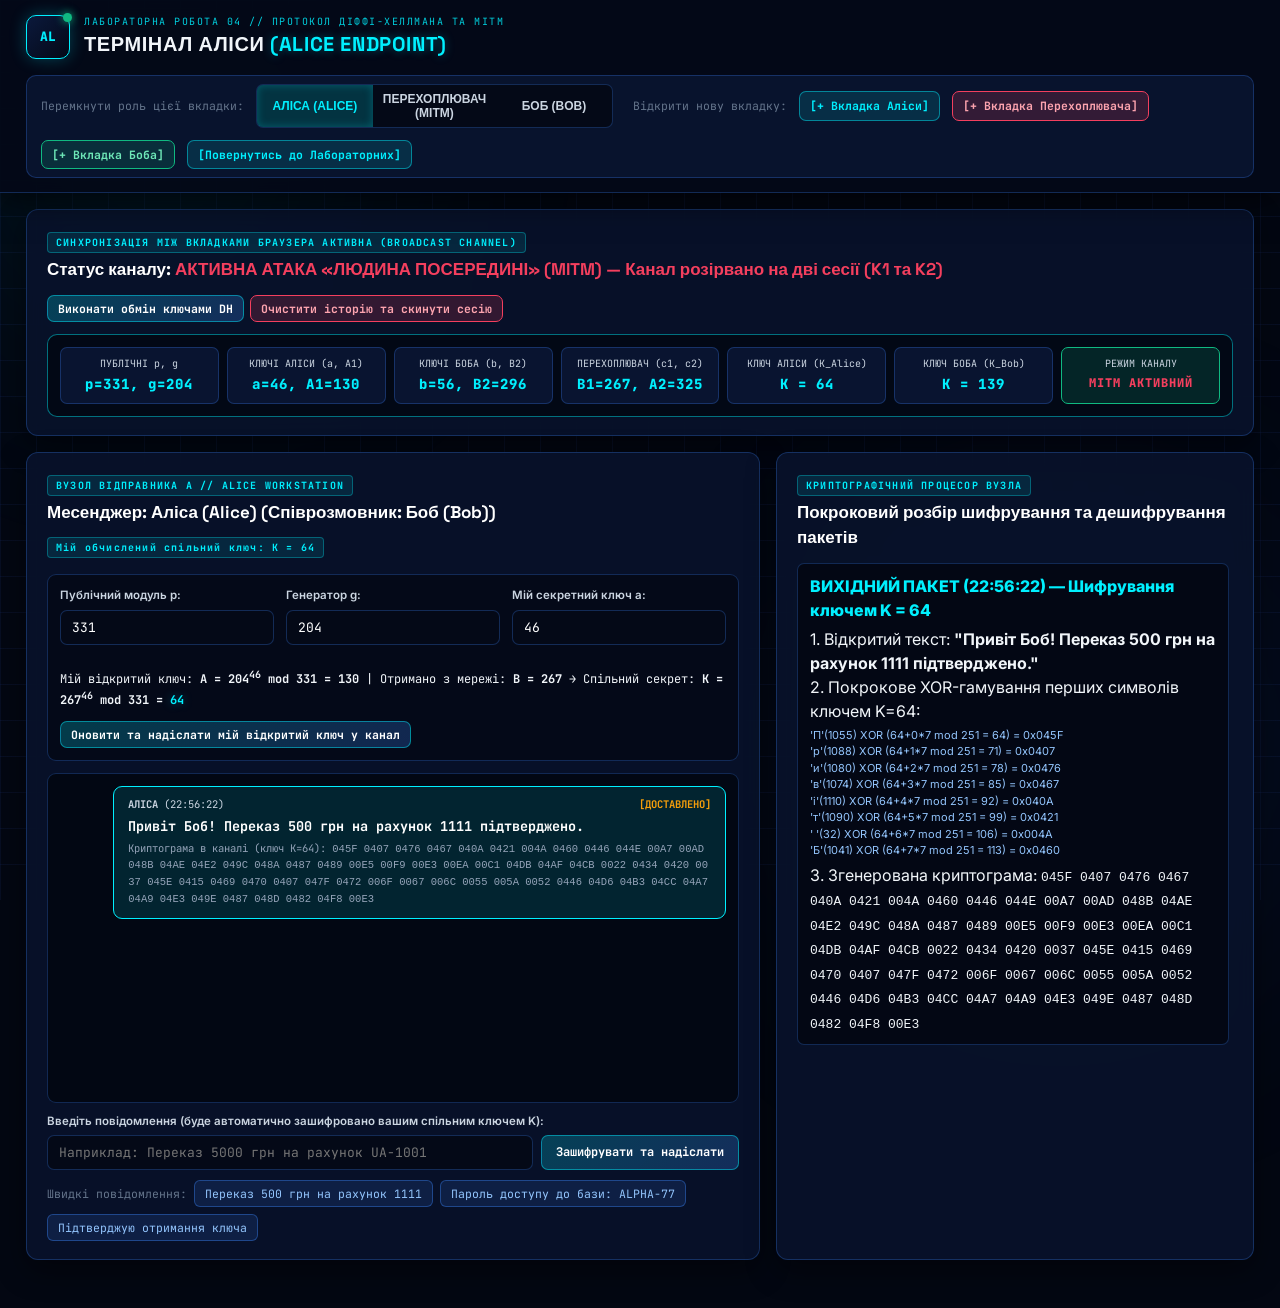
<file: messenger.html>
<!DOCTYPE html>
<html lang="uk">
<head>
  <meta charset="UTF-8" />
  <meta name="viewport" content="width=device-width, initial-scale=1.0" />
  <title>AEGIS // SECURE MESSENGER TERMINAL (DH + MITM)</title>
  <link rel="preconnect" href="https://fonts.googleapis.com">
  <link rel="preconnect" href="https://fonts.gstatic.com" crossorigin>
  <link href="https://fonts.googleapis.com/css2?family=Inter:wght@400;500;600;700;800&family=JetBrains+Mono:wght@400;500;600;700;800&family=Space+Grotesk:wght@600;700&display=swap" rel="stylesheet">
  <link rel="stylesheet" href="css/styles.css" />
</head>
<body class="messenger-body">
  <div class="cyber-bg-grid"></div>
  <div class="ambient-glow glow-1"></div>
  <div class="ambient-glow glow-2"></div>

  <!-- TOP HEADER FOR MESSENGER TERMINAL -->
  <header class="tactical-header">
    <div class="brand-block">
      <div class="brand-emblem" id="nodeHeaderEmblem">
        <span class="emblem-pulse"></span>
        <span style="font-family:var(--font-mono);font-weight:800;font-size:13px;" id="nodeShortCode">DH</span>
      </div>
      <div>
        <div class="brand-tag">ЛАБОРАТОРНА РОБОТА 04 // ПРОТОКОЛ ДІФФІ-ХЕЛЛМАНА ТА MITM</div>
        <h1 class="brand-title" id="nodeHeaderTitle">ТЕРМІНАЛ ЗВ'ЯЗКУ</h1>
      </div>
    </div>

    <div class="operative-bar">
      <span class="preset-label">Перемкнути роль цієї вкладки:</span>
      <div class="toggle-group" id="roleSwitchGroup">
        <button class="toggle-btn" data-role="alice">АЛІСА (ALICE)</button>
        <button class="toggle-btn btn-danger-mode" data-role="attacker">ПЕРЕХОПЛЮВАЧ (MITM)</button>
        <button class="toggle-btn" data-role="bob">БОБ (BOB)</button>
      </div>
      <span class="preset-label" style="margin-left:8px;">Відкрити нову вкладку:</span>
      <a href="messenger.html?role=alice" target="_blank" class="cyber-btn btn-sm">[+ Вкладка Аліси]</a>
      <a href="messenger.html?role=attacker" target="_blank" class="cyber-btn btn-sm btn-danger">[+ Вкладка Перехоплювача]</a>
      <a href="messenger.html?role=bob" target="_blank" class="cyber-btn btn-sm btn-emerald">[+ Вкладка Боба]</a>
      <a href="index.html" class="cyber-btn btn-sm">[Повернутись до Лабораторних]</a>
    </div>
  </header>

  <main class="workspace-container">
    <!-- CHANNEL STATUS & CRYPTO PARAMETERS BAR -->
    <div class="cyber-card mb-16">
      <div class="card-header-flex">
        <div>
          <span class="card-badge" id="channelStateBadge">СИНХРОНІЗАЦІЯ МІЖ ВКЛАДКАМИ БРАУЗЕРА АКТИВНА (BROADCAST CHANNEL)</span>
          <h2 id="channelModeHeading">Стан криптографічного каналу Діффі-Хеллмана</h2>
        </div>
        <div class="player-controls">
          <button class="cyber-btn btn-sm btn-accent" id="btnRunHandshake">Виконати обмін ключами DH</button>
          <button class="cyber-btn btn-sm btn-danger" id="btnResetChannel">Очистити історію та скинути сесію</button>
        </div>
      </div>

      <!-- Public & Node Parameters Strip -->
      <div class="sdes-pipeline-ribbon" id="msgCryptoParamsStrip"></div>
    </div>

    <!-- =================================================================== -->
    <!-- VIEW FOR ALICE OR BOB (ENDPOINT MESSENGER CLIENT)                   -->
    <!-- =================================================================== -->
    <div id="endpointClientView" class="panel-grid-2">
      <!-- Left: Chat Window & Message Composer -->
      <div class="cyber-card">
        <div class="card-header-flex">
          <div>
            <span class="card-badge" id="clientNodeBadge">КІНЦЕВИЙ ВУЗОЛ МЕРЕЖІ</span>
            <h2 id="clientWindowTitle">Захищений Месенджер</h2>
          </div>
          <div id="clientKeyStatusPill" class="card-badge"></div>
        </div>

        <!-- Handshake Control for Endpoint -->
        <div class="postman-box mb-12">
          <div class="form-row-3">
            <div class="form-group">
              <label>Публічний модуль p:</label>
              <input type="number" id="clientInputP" class="cyber-input" value="331" />
            </div>
            <div class="form-group">
              <label>Генератор g:</label>
              <input type="number" id="clientInputG" class="cyber-input" value="204" />
            </div>
            <div class="form-group">
              <label id="clientPrivateKeyLabel">Мій секретний ключ (a/b):</label>
              <input type="number" id="clientInputPriv" class="cyber-input" value="46" />
            </div>
          </div>
          <div class="card-header-flex" style="margin-bottom:0;">
            <div style="font-family:var(--font-mono);font-size:12px;" id="clientComputedFormula"></div>
            <button class="cyber-btn btn-sm btn-accent" id="btnSendPublicKey">Оновити та надіслати мій відкритий ключ у канал</button>
          </div>
        </div>

        <!-- Chat Messages Feed -->
        <div class="chat-feed-box" id="endpointChatFeed"></div>

        <!-- Message Input Form -->
        <div class="chat-composer mt-10">
          <div class="form-group">
            <label id="composerLabel">Введіть повідомлення (буде автоматично зашифровано вашим спільним ключем K):</label>
            <div class="composer-row">
              <input type="text" id="endpointMsgInput" class="cyber-input" placeholder="Наприклад: Переказ 5000 грн на рахунок UA-1001" />
              <button class="cyber-btn btn-accent" id="btnEndpointSendMsg">Зашифрувати та надіслати</button>
            </div>
          </div>
          <div class="preset-bar" style="margin-bottom:0;">
            <span class="preset-label">Швидкі повідомлення:</span>
            <button class="preset-chip quick-msg-btn" data-msg="Переказ 500 грн на рахунок 1111">Переказ 500 грн на рахунок 1111</button>
            <button class="preset-chip quick-msg-btn" data-msg="Пароль доступу до бази: ALPHA-77">Пароль доступу до бази: ALPHA-77</button>
            <button class="preset-chip quick-msg-btn" data-msg="Підтверджую отримання ключа, канал чистий">Підтверджую отримання ключа</button>
          </div>
        </div>
      </div>

      <!-- Right: Step-by-Step Encryption / Decryption Inspector for this Node -->
      <div class="cyber-card">
        <div class="card-header">
          <span class="card-badge">КРИПТОГРАФІЧНИЙ ПРОЦЕСОР ВУЗЛА</span>
          <h2>Покроковий розбір шифрування та дешифрування пакетів</h2>
        </div>
        <div id="endpointCryptoLog" class="crypto-trace-feed"></div>
      </div>
    </div>

    <!-- =================================================================== -->
    <!-- VIEW FOR ATTACKER (MITM INTERCEPTOR & PACKET MODIFIER CONSOLE)      -->
    <!-- =================================================================== -->
    <div id="attackerConsoleView" class="hidden">
      <div class="panel-grid-2">
        <!-- Left: MITM Attack Controls & Intercepted Queue -->
        <div class="cyber-card">
          <div class="card-header-flex">
            <div>
              <span class="card-badge" style="color:#fda4af;border-color:#f43f5e;background:rgba(244,63,94,0.15);">ВУЗОЛ АТАКИ // MAN-IN-THE-MIDDLE</span>
              <h2>Панель Керування Перехопленням та Підміною Ключів</h2>
            </div>
          </div>

          <div class="postman-box mb-12">
            <div class="form-row-2">
              <div class="form-group">
                <label>Режим роботи вузла в каналі:</label>
                <div class="toggle-group" id="mitmActiveToggle">
                  <button class="toggle-btn active btn-danger-mode" data-mitm="active">АКТИВНА АТАКА MITM (Підміна ключів K1 та K2)</button>
                  <button class="toggle-btn" data-mitm="passive">ПАСИВНЕ ПРОСЛУХОВУВАННЯ (Без підміни ключів)</button>
                </div>
              </div>
              <div class="form-group">
                <label>Режим обробки перехоплених повідомлень:</label>
                <div class="toggle-group" id="mitmHoldToggle">
                  <button class="toggle-btn active btn-danger-mode" data-hold="manual">РУЧНЕ ПЕРЕХОПЛЕННЯ (Затримувати для зміни тексту)</button>
                  <button class="toggle-btn" data-hold="auto">АВТО-РЕТРАНСЛЯЦІЯ (Перешифровувати автоматично)</button>
                </div>
              </div>
            </div>

            <div class="form-row-2" style="margin-bottom:0;">
              <div class="form-group">
                <label>Секретний ключ перехоплювача c1 (для каналу з Алісою):</label>
                <input type="number" id="attackerInputC1" class="cyber-input" value="33" />
              </div>
              <div class="form-group">
                <label>Секретний ключ перехоплювача c2 (для каналу з Бобом):</label>
                <input type="number" id="attackerInputC2" class="cyber-input" value="71" />
              </div>
            </div>
          </div>

          <!-- Intercepted Packets Queue Waiting for Attacker Action -->
          <div class="card-header-flex mt-16">
            <h3 class="sub-heading" style="margin-bottom:0;color:#fda4af;">Черга перехоплених пакетів (Очікують на дію перехоплювача):</h3>
            <span class="card-badge" id="pendingCountBadge">0 пакетів у черзі</span>
          </div>
          <div id="attackerInterceptQueue" class="intercept-queue-box"></div>
        </div>

        <!-- Right: Full Wiretap Log & Key Substitution Matrix -->
        <div class="cyber-card">
          <div class="card-header">
            <span class="card-badge">ЖУРНАЛ ПЕРЕХОПЛЕННЯ ТРАФІКУ</span>
            <h2>Матриця підміни ключів та історія пакетів у каналі</h2>
          </div>
          <div id="attackerKeyMatrixBox" class="secret-config-banner mb-12"></div>
          <div id="attackerFullLog" class="crypto-trace-feed"></div>
        </div>
      </div>
    </div>
  </main>

  <script src="js/crypto-engines.js"></script>
  <script src="js/messenger.js"></script>
</body>
</html>
</file>
<file: css/styles.css>
/* ==========================================================================
   AEGIS // CRYPTO-OPS TACTICAL TERMINAL
   Dark-Blue & Obsidian Black Cybersecurity Design System
   ========================================================================== */

:root {
  --bg-obsidian: #030712;
  --bg-navy-deep: #060d21;
  --bg-navy-card: rgba(9, 19, 44, 0.88);
  --bg-navy-sub: rgba(13, 27, 62, 0.72);
  --bg-input: #040917;

  --border-blue: rgba(59, 130, 246, 0.28);
  --border-cyan: rgba(0, 240, 255, 0.45);
  --border-bright: #00f0ff;

  --cyan: #00f0ff;
  --cobalt: #3b82f6;
  --emerald: #10b981;
  --amber: #f59e0b;
  --crimson: #f43f5e;
  --purple: #a855f7;

  --text-main: #f1f5f9;
  --text-secondary: #cbd5e1;
  --text-muted: #64748b;

  --font-sans: 'Inter', -apple-system, BlinkMacSystemFont, sans-serif;
  --font-display: 'Space Grotesk', sans-serif;
  --font-mono: 'JetBrains Mono', monospace;
}

* {
  box-sizing: border-box;
  margin: 0;
  padding: 0;
}

body {
  background-color: var(--bg-obsidian);
  color: var(--text-main);
  font-family: var(--font-sans);
  min-height: 100vh;
  overflow-x: hidden;
  line-height: 1.5;
}

/* Cyber Grid Background */
.cyber-bg-grid {
  position: fixed;
  inset: 0;
  z-index: -2;
  background-color: var(--bg-obsidian);
  background-image:
    linear-gradient(to right, rgba(30, 58, 138, 0.14) 1px, transparent 1px),
    linear-gradient(to bottom, rgba(30, 58, 138, 0.14) 1px, transparent 1px);
  background-size: 36px 36px;
}

.ambient-glow {
  position: fixed;
  border-radius: 50%;
  filter: blur(130px);
  z-index: -1;
  pointer-events: none;
}

.glow-1 {
  top: -120px;
  left: -100px;
  width: 520px;
  height: 520px;
  background: radial-gradient(circle, rgba(0, 240, 255, 0.13), transparent 70%);
}

.glow-2 {
  bottom: -150px;
  right: -80px;
  width: 600px;
  height: 600px;
  background: radial-gradient(circle, rgba(37, 99, 235, 0.16), transparent 70%);
}

/* ==========================================================================
   TOP TACTICAL HEADER & OPERATIVE BAR
   ========================================================================== */
.tactical-header {
  display: flex;
  flex-wrap: wrap;
  align-items: center;
  justify-content: space-between;
  gap: 16px;
  padding: 14px 26px;
  background: rgba(4, 9, 24, 0.94);
  border-bottom: 1px solid var(--border-blue);
  box-shadow: 0 6px 30px rgba(0, 0, 0, 0.65);
  position: sticky;
  top: 0;
  z-index: 100;
  backdrop-filter: blur(14px);
}

.brand-block {
  display: flex;
  align-items: center;
  gap: 14px;
}

.brand-emblem {
  position: relative;
  width: 44px;
  height: 44px;
  border-radius: 10px;
  background: linear-gradient(135deg, #0b193c, #040917);
  border: 1px solid var(--cyan);
  display: flex;
  align-items: center;
  justify-content: center;
  color: var(--cyan);
  box-shadow: 0 0 16px rgba(0, 240, 255, 0.25);
}

.emblem-pulse {
  position: absolute;
  top: -3px;
  right: -3px;
  width: 9px;
  height: 9px;
  border-radius: 50%;
  background: var(--emerald);
  box-shadow: 0 0 8px var(--emerald);
}

.brand-tag {
  font-family: var(--font-mono);
  font-size: 10px;
  letter-spacing: 1.5px;
  color: var(--cyan);
  opacity: 0.85;
}

.brand-title {
  font-family: var(--font-display);
  font-size: 20px;
  font-weight: 700;
  letter-spacing: 0.6px;
}

.cyan-text {
  color: var(--cyan);
  text-shadow: 0 0 10px rgba(0, 240, 255, 0.35);
}

.operative-bar {
  display: flex;
  flex-wrap: wrap;
  align-items: center;
  gap: 12px;
  background: rgba(11, 23, 54, 0.75);
  padding: 8px 14px;
  border-radius: 10px;
  border: 1px solid var(--border-blue);
}

.op-field {
  display: flex;
  align-items: center;
  gap: 6px;
}

.op-field label {
  font-family: var(--font-mono);
  font-size: 10.5px;
  color: var(--text-secondary);
  font-weight: 600;
}

/* ==========================================================================
   MAIN LAB NAVIGATION TABS
   ========================================================================== */
.lab-nav-bar {
  display: grid;
  grid-template-columns: repeat(4, 1fr);
  gap: 10px;
  padding: 14px 26px 0;
  max-width: 1560px;
  margin: 0 auto;
}

.lab-tab {
  display: flex;
  flex-direction: column;
  align-items: flex-start;
  gap: 4px;
  padding: 12px 16px;
  background: rgba(8, 16, 38, 0.85);
  border: 1px solid var(--border-blue);
  border-radius: 10px;
  color: var(--text-secondary);
  cursor: pointer;
  transition: all 0.2s ease;
  text-align: left;
}

.lab-tab:hover {
  border-color: var(--cyan);
  background: rgba(14, 29, 68, 0.9);
  transform: translateY(-1px);
}

.lab-tab.active {
  background: linear-gradient(135deg, rgba(14, 34, 82, 0.96), rgba(6, 15, 36, 0.96));
  border-color: var(--cyan);
  box-shadow: 0 0 20px rgba(0, 240, 255, 0.18), inset 0 0 12px rgba(0, 240, 255, 0.08);
  color: #fff;
}

.lab-num {
  font-family: var(--font-mono);
  font-size: 11px;
  font-weight: 800;
  color: var(--cyan);
  letter-spacing: 1px;
}

.lab-name {
  font-size: 13px;
  font-weight: 600;
}

/* ==========================================================================
   WORKSPACE & SUB-NAVIGATION
   ========================================================================== */
.workspace-container {
  max-width: 1560px;
  margin: 0 auto;
  padding: 16px 26px 48px;
}

.lab-section {
  display: none;
}

.lab-section.active {
  display: block;
  animation: fadeIn 0.22s ease;
}

@keyframes fadeIn {
  from { opacity: 0; transform: translateY(4px); }
  to { opacity: 1; transform: translateY(0); }
}

.section-subnav {
  display: flex;
  flex-wrap: wrap;
  gap: 8px;
  margin-bottom: 16px;
  padding: 6px;
  background: rgba(6, 13, 33, 0.85);
  border: 1px solid var(--border-blue);
  border-radius: 10px;
}

.sub-pill {
  padding: 8px 15px;
  border-radius: 7px;
  border: 1px solid transparent;
  background: transparent;
  color: var(--text-secondary);
  font-family: var(--font-sans);
  font-size: 12.5px;
  font-weight: 600;
  cursor: pointer;
  transition: all 0.18s ease;
}

.sub-pill:hover {
  color: #fff;
  background: rgba(59, 130, 246, 0.12);
}

.sub-pill.active {
  background: rgba(0, 240, 255, 0.14);
  border-color: var(--cyan);
  color: var(--cyan);
  box-shadow: 0 0 12px rgba(0, 240, 255, 0.15);
}

.subtab-panel {
  display: none;
}

.subtab-panel.active {
  display: block;
}

/* ==========================================================================
   CYBER CARDS, GRIDS & FORMS
   ========================================================================== */
.panel-grid-2 {
  display: grid;
  grid-template-columns: 1.25fr 1fr;
  gap: 16px;
}

#lab1-trans .panel-grid-2,
#lab2-sim .panel-grid-2,
#lab5-debugger .panel-grid-2 {
  grid-template-columns: 1fr 1fr;
}

.cyber-card {
  background: var(--bg-navy-card);
  border: 1px solid var(--border-blue);
  border-radius: 12px;
  padding: 18px 20px;
  box-shadow: 0 10px 30px rgba(0, 0, 0, 0.45);
  backdrop-filter: blur(10px);
}

.inner-subcard {
  background: var(--bg-navy-sub);
  padding: 15px;
}

.card-header {
  margin-bottom: 12px;
}

.card-header-flex {
  display: flex;
  flex-wrap: wrap;
  align-items: center;
  justify-content: space-between;
  gap: 12px;
  margin-bottom: 12px;
}

.card-badge {
  display: inline-block;
  font-family: var(--font-mono);
  font-size: 10px;
  font-weight: 700;
  letter-spacing: 1.2px;
  color: var(--cyan);
  background: rgba(0, 240, 255, 0.1);
  border: 1px solid rgba(0, 240, 255, 0.3);
  padding: 2px 8px;
  border-radius: 4px;
  margin-bottom: 4px;
}

.cyber-card h2 {
  font-family: var(--font-display);
  font-size: 17px;
  font-weight: 700;
  color: #fff;
}

.sub-heading {
  font-size: 13.5px;
  font-weight: 700;
  color: var(--cyan);
  margin-bottom: 10px;
  font-family: var(--font-mono);
}

.card-desc {
  font-size: 12.5px;
  color: var(--text-secondary);
  margin-bottom: 12px;
}

.mt-10 { margin-top: 10px; }
.mt-16 { margin-top: 16px; }

/* Presets */
.preset-bar {
  display: flex;
  flex-wrap: wrap;
  align-items: center;
  gap: 7px;
  margin-bottom: 12px;
}

.preset-label {
  font-size: 11.5px;
  color: var(--text-muted);
  font-family: var(--font-mono);
}

.preset-chip {
  padding: 5px 10px;
  border-radius: 6px;
  background: rgba(59, 130, 246, 0.14);
  border: 1px solid rgba(59, 130, 246, 0.4);
  color: #93c5fd;
  font-size: 11.5px;
  font-family: var(--font-mono);
  cursor: pointer;
  transition: all 0.15s ease;
}

.preset-chip:hover {
  background: rgba(0, 240, 255, 0.2);
  border-color: var(--cyan);
  color: #fff;
}

/* Inputs & Selects */
.form-row-2 { display: grid; grid-template-columns: 1fr 1fr; gap: 12px; margin-bottom: 12px; }
.form-row-3 { display: grid; grid-template-columns: 1.15fr 1.15fr 1fr; gap: 12px; margin-bottom: 12px; }
.form-row-4 { display: grid; grid-template-columns: repeat(4, 1fr); gap: 12px; margin-bottom: 12px; }
.form-row-6 { display: grid; grid-template-columns: repeat(6, 1fr); gap: 10px; margin-bottom: 12px; }

.form-group {
  display: flex;
  flex-direction: column;
  gap: 5px;
  margin-bottom: 10px;
}

.form-group label {
  font-size: 11.5px;
  font-weight: 600;
  color: var(--text-secondary);
}

.cyber-input,
.cyber-select,
.cyber-textarea {
  background: var(--bg-input);
  border: 1px solid var(--border-blue);
  border-radius: 7px;
  padding: 8px 11px;
  color: #fff;
  font-family: var(--font-mono);
  font-size: 13px;
  outline: none;
  transition: border-color 0.18s;
}

.cyber-input:focus,
.cyber-select:focus,
.cyber-textarea:focus {
  border-color: var(--cyan);
  box-shadow: 0 0 10px rgba(0, 240, 255, 0.2);
}

.cyber-input-sm {
  background: var(--bg-input);
  border: 1px solid var(--border-blue);
  border-radius: 6px;
  padding: 5px 8px;
  color: #fff;
  font-family: var(--font-mono);
  font-size: 12px;
  width: 110px;
}

.num-sm {
  width: 64px;
}

.cyber-select-inline {
  background: var(--bg-input);
  border: 1px solid var(--border-blue);
  color: var(--cyan);
  border-radius: 5px;
  padding: 3px 6px;
  font-family: var(--font-mono);
  font-size: 11.5px;
}

.range-with-num {
  display: flex;
  align-items: center;
  gap: 8px;
}

.range-with-num input[type="range"] {
  flex: 1;
  accent-color: var(--cyan);
}

/* Toggle Buttons */
.toggle-group {
  display: flex;
  background: var(--bg-input);
  border: 1px solid var(--border-blue);
  border-radius: 7px;
  overflow: hidden;
}

.toggle-btn {
  flex: 1;
  padding: 7px 10px;
  background: transparent;
  border: none;
  color: var(--text-secondary);
  font-size: 12px;
  font-weight: 600;
  cursor: pointer;
  transition: all 0.15s;
}

.toggle-btn.active {
  background: rgba(0, 240, 255, 0.18);
  color: var(--cyan);
  box-shadow: inset 0 0 8px rgba(0, 240, 255, 0.25);
}

.toggle-btn.btn-danger-mode.active {
  background: rgba(244, 63, 94, 0.24);
  color: #fda4af;
  box-shadow: inset 0 0 10px rgba(244, 63, 94, 0.4);
}

/* Buttons */
.cyber-btn {
  padding: 8px 14px;
  border-radius: 7px;
  border: 1px solid var(--border-cyan);
  background: rgba(0, 240, 255, 0.12);
  color: var(--cyan);
  font-family: var(--font-mono);
  font-size: 12px;
  font-weight: 700;
  cursor: pointer;
  transition: all 0.18s;
}

.cyber-btn:hover {
  background: rgba(0, 240, 255, 0.25);
  box-shadow: 0 0 14px rgba(0, 240, 255, 0.35);
}

.btn-accent {
  background: linear-gradient(135deg, rgba(0, 240, 255, 0.22), rgba(59, 130, 246, 0.25));
  color: #fff;
}

.btn-emerald {
  border-color: var(--emerald);
  background: rgba(16, 185, 129, 0.16);
  color: #6ee7b7;
}

.btn-danger {
  border-color: var(--crimson);
  background: rgba(244, 63, 94, 0.18);
  color: #fda4af;
}

.btn-sm {
  padding: 5px 10px;
  font-size: 11.5px;
}

/* Result Box */
.result-box {
  background: rgba(3, 7, 18, 0.9);
  border: 1px solid var(--emerald);
  border-radius: 8px;
  padding: 10px 14px;
  margin-bottom: 12px;
}

.result-header {
  display: flex;
  justify-content: space-between;
  align-items: center;
  font-family: var(--font-mono);
  font-size: 10.5px;
  color: var(--emerald);
  margin-bottom: 4px;
}

.result-mono {
  font-family: var(--font-mono);
  font-size: 15px;
  font-weight: 700;
  color: #fff;
  word-break: break-all;
}

.large-result {
  font-size: 14px;
  line-height: 1.6;
  padding: 10px;
  background: rgba(4, 9, 23, 0.85);
  border-radius: 8px;
  border: 1px solid var(--border-blue);
}

.copy-mini-btn {
  background: rgba(16, 185, 129, 0.15);
  border: 1px solid var(--emerald);
  color: #6ee7b7;
  border-radius: 4px;
  padding: 2px 7px;
  font-size: 10px;
  font-family: var(--font-mono);
  cursor: pointer;
}

/* ==========================================================================
   STEP-BY-STEP PLAYER BAR
   ========================================================================== */
.step-player-bar {
  display: flex;
  flex-wrap: wrap;
  align-items: center;
  justify-content: space-between;
  gap: 10px;
  padding: 10px 14px;
  background: rgba(5, 12, 30, 0.95);
  border: 1px solid var(--border-cyan);
  border-radius: 9px;
}

.player-info {
  display: flex;
  flex-direction: column;
  gap: 2px;
}

.step-counter {
  font-family: var(--font-mono);
  font-size: 11px;
  font-weight: 800;
  color: var(--cyan);
}

.step-formula {
  font-family: var(--font-mono);
  font-size: 12px;
  color: #e2e8f0;
}

.player-controls {
  display: flex;
  align-items: center;
  gap: 6px;
}

.player-btn {
  padding: 6px 11px;
  border-radius: 6px;
  border: 1px solid var(--border-blue);
  background: rgba(15, 29, 64, 0.9);
  color: #fff;
  font-family: var(--font-mono);
  font-size: 12px;
  cursor: pointer;
  transition: all 0.15s;
}

.player-btn:hover {
  border-color: var(--cyan);
  color: var(--cyan);
}

.player-btn.play-main {
  background: rgba(0, 240, 255, 0.18);
  border-color: var(--cyan);
  color: var(--cyan);
  font-weight: 700;
}

/* ==========================================================================
   LAB 1 VISUALIZERS: CAESAR STREAM, WHEEL, RIBBON, FREQ CHART, MATRIX
   ========================================================================== */
.char-stream-box {
  display: flex;
  flex-wrap: wrap;
  gap: 5px;
  margin-top: 10px;
  padding: 8px;
  background: rgba(4, 9, 23, 0.8);
  border-radius: 8px;
  border: 1px solid var(--border-blue);
  max-height: 150px;
  overflow-y: auto;
}

.stream-token {
  display: flex;
  flex-direction: column;
  align-items: center;
  padding: 4px 7px;
  border-radius: 5px;
  background: rgba(15, 29, 64, 0.7);
  border: 1px solid rgba(59, 130, 246, 0.25);
  font-family: var(--font-mono);
  font-size: 11px;
  cursor: pointer;
  transition: all 0.15s;
}

.stream-token.active-token {
  background: rgba(0, 240, 255, 0.22);
  border-color: var(--cyan);
  box-shadow: 0 0 10px rgba(0, 240, 255, 0.35);
  transform: scale(1.06);
}

.stream-token .orig-c { color: #94a3b8; font-size: 10px; }
.stream-token .new-c { color: var(--emerald); font-weight: 800; font-size: 12.5px; }

.center-vis-card {
  display: flex;
  flex-direction: column;
  align-items: center;
  justify-content: space-between;
}

.wheel-holder {
  width: 100%;
  max-width: 340px;
  margin: 0 auto;
}

.wheel-legend {
  display: flex;
  flex-wrap: wrap;
  gap: 14px;
  font-size: 11.5px;
  color: var(--text-secondary);
  margin-top: 8px;
}

.dot-cyan, .dot-green {
  display: inline-block;
  width: 9px;
  height: 9px;
  border-radius: 50%;
  margin-right: 4px;
}
.dot-cyan { background: var(--cyan); }
.dot-green { background: var(--emerald); }

.ribbon-scroll {
  overflow-x: auto;
  padding-bottom: 4px;
}

.alphabet-ribbon-grid {
  display: grid;
  gap: 3px;
  min-width: 780px;
}

.ribbon-row-label {
  padding: 6px 8px;
  background: rgba(15, 29, 64, 0.9);
  border: 1px solid var(--border-blue);
  border-radius: 4px;
  font-family: var(--font-mono);
  font-size: 11px;
  font-weight: 700;
  color: var(--cyan);
  display: flex;
  align-items: center;
}

.ribbon-cell {
  padding: 5px 2px;
  text-align: center;
  font-family: var(--font-mono);
  font-size: 11.5px;
  border-radius: 4px;
  background: rgba(7, 16, 36, 0.85);
  border: 1px solid rgba(59, 130, 246, 0.2);
}

.ribbon-cell.index-cell { color: #94a3b8; font-size: 10px; }
.ribbon-cell.orig-cell { color: #e2e8f0; font-weight: 600; }
.ribbon-cell.shifted-cell { color: #60a5fa; font-weight: 700; }

.ribbon-cell.active-orig {
  background: rgba(0, 240, 255, 0.28);
  border-color: var(--cyan);
  color: #fff;
  font-weight: 800;
}

.ribbon-cell.active-target {
  background: rgba(16, 185, 129, 0.3);
  border-color: var(--emerald);
  color: #fff;
  font-weight: 800;
}

/* Frequency Analysis Chart */
.deduction-banner {
  padding: 12px 16px;
  background: linear-gradient(90deg, rgba(0, 240, 255, 0.12), rgba(16, 185, 129, 0.12));
  border: 1px solid var(--cyan);
  border-radius: 8px;
  font-family: var(--font-mono);
  font-size: 12.5px;
  color: #fff;
  margin-bottom: 14px;
}

.freq-chart-box {
  background: rgba(4, 9, 23, 0.85);
  border: 1px solid var(--border-blue);
  border-radius: 10px;
  padding: 14px;
}

.freq-legend {
  display: flex;
  flex-wrap: wrap;
  gap: 18px;
  font-size: 11.5px;
  color: var(--text-secondary);
  margin-bottom: 12px;
}

.legend-dot {
  display: inline-block;
  width: 10px;
  height: 10px;
  border-radius: 3px;
  margin-right: 5px;
}
.cipher-dot { background: var(--cyan); }
.std-dot { background: #3b82f6; opacity: 0.65; }
.peak-dot { background: var(--emerald); }

.freq-bars-wrapper {
  display: grid;
  grid-template-columns: repeat(auto-fit, minmax(22px, 1fr));
  gap: 4px;
  align-items: end;
  height: 165px;
  padding-top: 12px;
}

.freq-col {
  display: flex;
  flex-direction: column;
  align-items: center;
  height: 100%;
  justify-content: flex-end;
}

.freq-bars-pair {
  display: flex;
  align-items: flex-end;
  gap: 2px;
  width: 100%;
  height: 118px;
  justify-content: center;
  border-bottom: 1px solid rgba(59, 130, 246, 0.3);
}

.freq-bar {
  width: 8px;
  border-radius: 3px 3px 0 0;
  transition: height 0.25s ease;
}

.cipher-bar { background: var(--cyan); }
.cipher-bar.peak-glow {
  background: var(--emerald);
  box-shadow: 0 0 10px var(--emerald);
}
.std-bar { background: rgba(59, 130, 246, 0.55); }

.freq-char {
  font-family: var(--font-mono);
  font-size: 11px;
  font-weight: 700;
  margin-top: 4px;
  color: #e2e8f0;
}

.freq-count {
  font-family: var(--font-mono);
  font-size: 9.5px;
  color: var(--text-muted);
}

.is-cipher-peak .freq-char,
.is-cipher-peak .freq-count {
  color: var(--emerald);
  font-weight: 800;
}

.candidates-list {
  display: flex;
  flex-direction: column;
  gap: 7px;
}

.candidate-row {
  display: flex;
  align-items: center;
  justify-content: space-between;
  gap: 10px;
  padding: 8px 11px;
  background: rgba(4, 9, 23, 0.8);
  border: 1px solid var(--border-blue);
  border-radius: 7px;
  font-family: var(--font-mono);
  font-size: 11.5px;
  cursor: pointer;
  transition: all 0.15s;
}

.candidate-row:hover,
.candidate-row.active-candidate {
  border-color: var(--emerald);
  background: rgba(16, 185, 129, 0.14);
}

/* Columnar Transposition Matrix */
.trans-matrix-table {
  display: grid;
  gap: 5px;
  padding: 10px;
  background: rgba(4, 9, 23, 0.85);
  border: 1px solid var(--border-blue);
  border-radius: 10px;
}

.trans-cell {
  padding: 9px 6px;
  text-align: center;
  font-family: var(--font-mono);
  border-radius: 6px;
  border: 1px solid rgba(59, 130, 246, 0.22);
  background: rgba(10, 20, 48, 0.85);
}

.trans-cell.header-label {
  color: var(--text-muted);
  font-size: 10.5px;
  font-weight: 700;
}

.trans-cell.key-char-cell {
  color: var(--cyan);
  font-size: 15px;
  font-weight: 800;
  background: rgba(0, 240, 255, 0.1);
}

.trans-cell.key-rank-cell {
  color: var(--amber);
  font-size: 13px;
  font-weight: 800;
  background: rgba(245, 158, 11, 0.12);
}

.trans-cell.row-num-cell {
  color: #64748b;
  font-size: 10.5px;
}

.trans-cell.data-cell {
  font-size: 14px;
  font-weight: 700;
  color: #fff;
}

.trans-cell.col-active,
.trans-cell.col-active-cell {
  border-color: var(--emerald);
  background: rgba(16, 185, 129, 0.25);
  box-shadow: 0 0 12px rgba(16, 185, 129, 0.25);
}

.space-symbol {
  color: var(--amber);
  opacity: 0.75;
}

.trace-log-list {
  display: flex;
  flex-direction: column;
  gap: 6px;
  margin-top: 10px;
}

.trace-item {
  padding: 7px 11px;
  border-radius: 6px;
  background: rgba(4, 9, 23, 0.78);
  border: 1px solid var(--border-blue);
  font-family: var(--font-mono);
  font-size: 11.5px;
  cursor: pointer;
}

.trace-item.active-trace {
  border-color: var(--cyan);
  background: rgba(0, 240, 255, 0.14);
  color: #fff;
}

/* ==========================================================================
   LAB 2: DATABASE TABLE, CYBER-POSTMAN & JWT.IO DECONSTRUCTOR
   ========================================================================== */
.db-table-wrapper {
  overflow-x: auto;
}

.cyber-table {
  width: 100%;
  border-collapse: collapse;
  font-family: var(--font-mono);
  font-size: 12px;
}

.cyber-table th,
.cyber-table td {
  padding: 9px 10px;
  border: 1px solid rgba(59, 130, 246, 0.25);
  text-align: left;
}

.cyber-table th {
  background: rgba(15, 29, 64, 0.95);
  color: var(--cyan);
  font-size: 11px;
  text-transform: uppercase;
}

.cyber-table tr:hover {
  background: rgba(0, 240, 255, 0.06);
}

.hash-cell {
  font-size: 10.5px;
  color: #93c5fd;
  word-break: break-all;
  max-width: 240px;
}

.secret-config-banner {
  display: flex;
  flex-direction: column;
  gap: 8px;
  padding: 12px;
  background: rgba(4, 9, 23, 0.9);
  border: 1px solid var(--border-blue);
  border-radius: 8px;
  font-family: var(--font-mono);
  font-size: 12px;
}

.badge-amber { color: var(--amber); font-weight: 700; }
.badge-cyan { color: var(--cyan); font-weight: 700; }
.secret-code {
  background: rgba(245, 158, 11, 0.15);
  border: 1px solid rgba(245, 158, 11, 0.4);
  padding: 2px 7px;
  border-radius: 4px;
  color: #fde68a;
  font-weight: 700;
}

.postman-box {
  background: rgba(4, 9, 23, 0.85);
  border: 1px solid var(--border-blue);
  border-radius: 9px;
  padding: 12px;
}

.postman-url-bar {
  display: flex;
  align-items: center;
  gap: 8px;
  background: #02050e;
  border: 1px solid var(--border-blue);
  padding: 6px 10px;
  border-radius: 7px;
  font-family: var(--font-mono);
}

.http-method {
  padding: 3px 8px;
  border-radius: 4px;
  font-size: 11px;
  font-weight: 800;
}
.http-method.post { background: rgba(245, 158, 11, 0.2); color: var(--amber); }
.http-method.get { background: rgba(16, 185, 129, 0.2); color: var(--emerald); }

.http-url {
  flex: 1;
  font-size: 12.5px;
  color: #e2e8f0;
}

.hash-pipeline-box,
.server-response-box {
  margin-top: 10px;
  padding: 10px 12px;
  border-radius: 7px;
  background: rgba(8, 17, 38, 0.9);
  border: 1px solid var(--border-blue);
  font-family: var(--font-mono);
  font-size: 11.5px;
}

/* JWT 3-Part Inspector */
.jwt-encoded-showcase {
  padding: 14px 16px;
  background: #02050d;
  border: 1px solid var(--border-cyan);
  border-radius: 9px;
  font-family: var(--font-mono);
  font-size: 14px;
  font-weight: 700;
  word-break: break-all;
  line-height: 1.6;
}

.jwt-str-header { color: #fb7185; }
.jwt-str-payload { color: #c084fc; }
.jwt-str-sig { color: #00f0ff; }
.jwt-dot { color: #fff; font-weight: 800; padding: 0 2px; }

.jwt-three-cols {
  display: grid;
  grid-template-columns: repeat(3, 1fr);
  gap: 14px;
}

.jwt-part-card {
  padding: 14px;
  border-radius: 9px;
  background: rgba(4, 9, 23, 0.9);
  border: 1px solid var(--border-blue);
  font-family: var(--font-mono);
}

.part-header { border-top: 3px solid #fb7185; }
.part-payload { border-top: 3px solid #c084fc; }
.part-signature { border-top: 3px solid #00f0ff; }

.part-badge {
  font-size: 11px;
  font-weight: 800;
  margin-bottom: 6px;
}
.part-header .part-badge { color: #fb7185; }
.part-payload .part-badge { color: #c084fc; }
.part-signature .part-badge { color: #00f0ff; }

.part-desc {
  font-family: var(--font-sans);
  font-size: 12px;
  color: var(--text-secondary);
  margin-bottom: 8px;
}

.part-json {
  background: #02050d;
  padding: 10px;
  border-radius: 6px;
  border: 1px solid rgba(255, 255, 255, 0.08);
  font-size: 12px;
  color: #f8fafc;
  overflow-x: auto;
}

.b64-arrow {
  text-align: center;
  font-size: 11px;
  color: var(--text-muted);
  margin: 8px 0;
}

.part-b64 {
  display: block;
  padding: 8px;
  background: rgba(15, 29, 64, 0.55);
  border-radius: 6px;
  font-size: 11.5px;
  word-break: break-all;
}

/* ==========================================================================
   LAB 4: DIFFIE-HELLMAN & MITM TOPOLOGY
   ========================================================================== */
.topology-canvas-box {
  background: rgba(3, 8, 20, 0.92);
  border: 1px solid var(--border-blue);
  border-radius: 10px;
  padding: 10px;
  margin-bottom: 14px;
}

.dh-network-svg {
  width: 100%;
  height: auto;
  max-height: 320px;
  display: block;
}

.dh-timeline-grid {
  display: grid;
  grid-template-columns: repeat(auto-fit, minmax(250px, 1fr));
  gap: 10px;
}

.dh-step-card {
  padding: 11px 13px;
  border-radius: 8px;
  background: rgba(4, 9, 23, 0.85);
  border: 1px solid var(--border-blue);
  font-family: var(--font-mono);
  font-size: 11.5px;
  cursor: pointer;
  transition: all 0.15s;
}

.dh-step-card.active-dh-step {
  border-color: var(--cyan);
  background: rgba(0, 240, 255, 0.12);
  box-shadow: 0 0 15px rgba(0, 240, 255, 0.2);
}

.dh-step-title {
  font-weight: 800;
  color: var(--cyan);
  margin-bottom: 5px;
}

.dh-knows-line {
  font-size: 11px;
  color: #cbd5e1;
  margin-top: 3px;
}

/* ==========================================================================
   LAB 5: S-DES PIPELINE, BIT WIRES & S-BOX MATRICES
   ========================================================================== */
.sdes-mini-toggles {
  display: grid;
  grid-template-columns: 1fr 1fr;
  gap: 6px;
}

.sdes-pipeline-ribbon {
  display: grid;
  grid-template-columns: repeat(7, 1fr);
  gap: 8px;
  padding: 12px;
  background: rgba(3, 8, 20, 0.92);
  border: 1px solid var(--border-cyan);
  border-radius: 10px;
}

.pipe-stage {
  padding: 8px 10px;
  border-radius: 7px;
  background: rgba(11, 23, 54, 0.85);
  border: 1px solid var(--border-blue);
  text-align: center;
  font-family: var(--font-mono);
}

.pipe-stage.final-dec {
  border-color: var(--emerald);
  background: rgba(16, 185, 129, 0.16);
}

.pipe-label {
  font-size: 10px;
  color: var(--text-secondary);
  margin-bottom: 3px;
}

.pipe-bits {
  font-size: 14px;
  font-weight: 800;
  color: var(--cyan);
  letter-spacing: 1px;
}

.pipe-stage.final-dec .pipe-bits {
  color: var(--emerald);
  font-size: 16px;
}

.wire-holder {
  background: rgba(3, 7, 18, 0.92);
  border: 1px solid var(--border-blue);
  border-radius: 8px;
  padding: 8px;
}

.sdes-wire-svg {
  width: 100%;
  height: auto;
  display: block;
}

.sbox-pair-grid {
  display: grid;
  grid-template-columns: 1fr 1fr;
  gap: 10px;
}

.sbox-card {
  background: rgba(3, 7, 18, 0.9);
  border: 1px solid var(--border-blue);
  border-radius: 8px;
  padding: 10px;
}

.sbox-card-header {
  display: flex;
  flex-direction: column;
  gap: 3px;
  margin-bottom: 8px;
  font-family: var(--font-mono);
  font-size: 11px;
}

.sbox-title {
  color: var(--cyan);
  font-weight: 800;
}

.sbox-grid {
  display: grid;
  grid-template-columns: repeat(5, 1fr);
  gap: 4px;
  font-family: var(--font-mono);
  font-size: 11px;
}

.sbox-cell {
  padding: 6px 4px;
  text-align: center;
  border-radius: 5px;
  background: rgba(12, 24, 56, 0.8);
  border: 1px solid rgba(59, 130, 246, 0.2);
}

.sbox-cell.corner-cell,
.sbox-cell.col-hdr,
.sbox-cell.row-hdr {
  background: rgba(15, 29, 64, 0.95);
  color: #94a3b8;
  font-size: 10px;
  font-weight: 700;
}

.sbox-cell.hdr-active {
  background: rgba(0, 240, 255, 0.24);
  border-color: var(--cyan);
  color: #fff;
}

.sbox-cell.sbox-cross {
  background: rgba(0, 240, 255, 0.1);
  border-color: rgba(0, 240, 255, 0.35);
}

.sbox-cell.sbox-hit {
  background: rgba(16, 185, 129, 0.35);
  border: 2px solid var(--emerald);
  box-shadow: 0 0 12px rgba(16, 185, 129, 0.5);
  color: #fff;
  font-weight: 800;
}

.sbox-dec { display: block; font-size: 12.5px; font-weight: 800; }
.sbox-bin { display: block; font-size: 9.5px; color: #93c5fd; }

.protocol-grid {
  display: grid;
  grid-template-columns: 1fr 1fr;
  gap: 10px;
  font-family: var(--font-mono);
  font-size: 12px;
}

.protocol-step-box {
  padding: 10px 12px;
  background: rgba(3, 7, 18, 0.85);
  border: 1px solid var(--border-blue);
  border-radius: 7px;
}

/* ==========================================================================
   CODE BLOCKS, QA ACCORDION & REPORT MODAL
   ========================================================================== */
.code-block {
  background: #02050d;
  border: 1px solid var(--border-blue);
  border-radius: 8px;
  padding: 14px;
  font-family: var(--font-mono);
  font-size: 11.5px;
  color: #a5f3fc;
  overflow-x: auto;
  max-height: 520px;
  line-height: 1.55;
}

.qa-accordion {
  display: flex;
  flex-direction: column;
  gap: 10px;
}

.qa-item {
  padding: 12px 14px;
  border-radius: 8px;
  background: rgba(4, 9, 23, 0.85);
  border: 1px solid var(--border-blue);
}

.qa-q {
  font-weight: 700;
  color: var(--cyan);
  font-size: 13px;
  margin-bottom: 6px;
}

.qa-a {
  font-size: 12.5px;
  color: var(--text-secondary);
}

/* Modal */
.cyber-modal-backdrop {
  position: fixed;
  inset: 0;
  background: rgba(2, 5, 14, 0.85);
  backdrop-filter: blur(8px);
  z-index: 200;
  display: flex;
  align-items: center;
  justify-content: center;
  padding: 24px;
}

.cyber-modal-backdrop.hidden {
  display: none;
}

.cyber-modal {
  width: 100%;
  max-width: 1100px;
  max-height: 88vh;
  background: #060e24;
  border: 1px solid var(--cyan);
  border-radius: 14px;
  box-shadow: 0 20px 60px rgba(0, 0, 0, 0.85);
  display: flex;
  flex-direction: column;
  overflow: hidden;
}

.modal-header {
  display: flex;
  justify-content: space-between;
  align-items: center;
  padding: 16px 22px;
  background: #040918;
  border-bottom: 1px solid var(--border-blue);
}

.modal-actions {
  display: flex;
  gap: 8px;
}

.modal-body {
  padding: 20px 24px;
  overflow-y: auto;
  font-family: var(--font-mono);
  font-size: 12.5px;
  line-height: 1.65;
}

@media (max-width: 1100px) {
  .lab-nav-bar,
  .panel-grid-2,
  .jwt-three-cols,
  .sbox-pair-grid,
  .protocol-grid {
    grid-template-columns: 1fr;
  }
  .sdes-pipeline-ribbon {
    grid-template-columns: repeat(2, 1fr);
  }
  .form-row-3, .form-row-4, .form-row-6 {
    grid-template-columns: 1fr 1fr;
  }
}


/* ==========================================================================
   MULTI-TAB MESSENGER & MITM INTERCEPTOR STYLES (messenger.html)
   ========================================================================== */
.mb-10 { margin-bottom: 10px; }
.mb-12 { margin-bottom: 12px; }
.mb-16 { margin-bottom: 16px; }
.hidden { display: none !important; }

.chat-feed-box {
  height: 330px;
  overflow-y: auto;
  padding: 12px;
  background: rgba(3, 7, 18, 0.92);
  border: 1px solid var(--border-blue);
  border-radius: 9px;
  display: flex;
  flex-direction: column;
  gap: 10px;
}

.empty-chat-notice {
  padding: 28px 16px;
  text-align: center;
  color: var(--text-muted);
  font-family: var(--font-mono);
  font-size: 12px;
}

.chat-bubble {
  padding: 10px 14px;
  border-radius: 9px;
  font-family: var(--font-mono);
  max-width: 92%;
}

.bubble-mine {
  align-self: flex-end;
  background: rgba(0, 240, 255, 0.12);
  border: 1px solid var(--cyan);
}

.bubble-peer {
  align-self: flex-start;
  background: rgba(16, 185, 129, 0.14);
  border: 1px solid var(--emerald);
}

.bubble-meta {
  display: flex;
  justify-content: space-between;
  gap: 14px;
  font-size: 10.5px;
  color: var(--text-secondary);
  margin-bottom: 4px;
}

.bubble-status {
  color: var(--amber);
  font-weight: 700;
}

.bubble-plaintext {
  font-size: 13.5px;
  font-weight: 700;
  color: #fff;
  margin-bottom: 4px;
}

.bubble-cipher {
  font-size: 10.5px;
  color: #94a3b8;
  word-break: break-all;
}

.composer-row {
  display: flex;
  gap: 8px;
}

.composer-row .cyber-input {
  flex: 1;
}

.crypto-trace-feed {
  max-height: 490px;
  overflow-y: auto;
  padding-right: 4px;
}

.intercept-queue-box {
  display: flex;
  flex-direction: column;
  gap: 12px;
  margin-top: 8px;
}

.intercept-card {
  padding: 14px;
  background: rgba(34, 7, 20, 0.92);
  border: 1.5px solid var(--crimson);
  border-radius: 10px;
  font-family: var(--font-mono);
  font-size: 12px;
  box-shadow: 0 0 18px rgba(244, 63, 94, 0.25);
}

a.cyber-btn {
  text-decoration: none;
  display: inline-flex;
  align-items: center;
}
</file>
